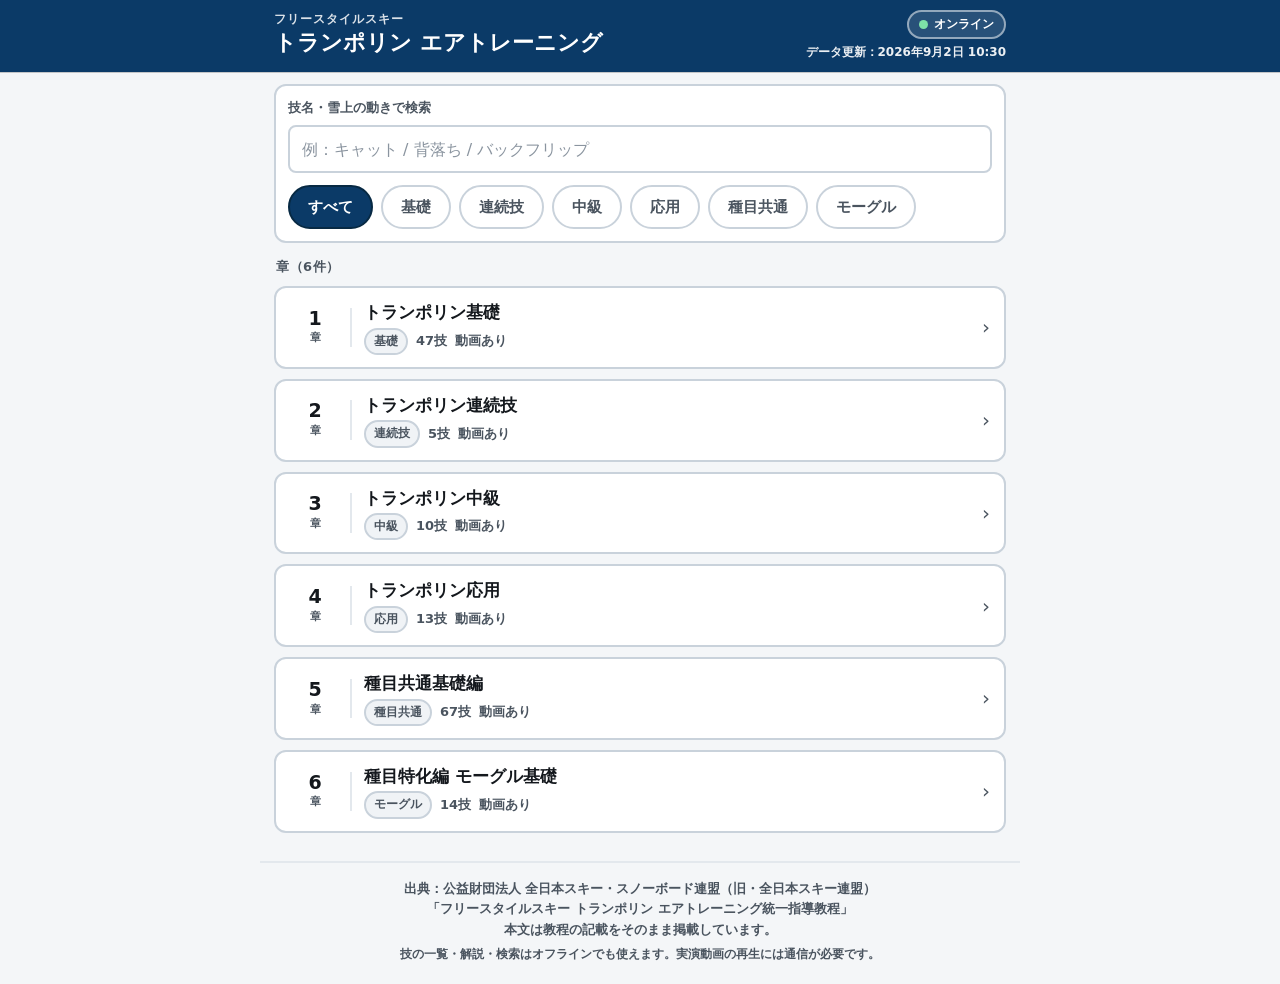
<file: index.html>
<!DOCTYPE html>
<html lang="ja">
<head>
<meta charset="utf-8">
<meta name="viewport" content="width=device-width, initial-scale=1, viewport-fit=cover">
<title>トランポリン エアトレーニング</title>
<meta name="description" content="公益財団法人 全日本スキー・スノーボード連盟「フリースタイルスキー トランポリン エアトレーニング統一指導教程」を、技ごとに引けるようにしたアプリです。">
<meta name="theme-color" content="#0b3a67">
<meta name="color-scheme" content="light">
<meta name="mobile-web-app-capable" content="yes">
<meta name="apple-mobile-web-app-capable" content="yes">
<meta name="apple-mobile-web-app-status-bar-style" content="default">
<meta name="apple-mobile-web-app-title" content="トランポリン">
<meta name="format-detection" content="telephone=no">
<link rel="manifest" href="./manifest.webmanifest">
<link rel="icon" href="./icons/icon.svg" type="image/svg+xml">
<link rel="apple-touch-icon" href="./icons/apple-touch-icon.png">
<link rel="stylesheet" href="./styles.css">
<script src="./app.js" defer></script>
</head>
<body>
<a class="skip-link" href="#main">本文へ移動</a>

<header class="app-header">
  <div class="app-header__inner">
    <div class="app-header__titles">
      <p class="app-header__eyebrow">フリースタイルスキー</p>
      <h1 class="app-header__title">トランポリン エアトレーニング</h1>
    </div>
    <div class="app-header__status">
      <span class="net-badge net-badge--online" id="net-badge" role="status">
        <span class="net-badge__dot" aria-hidden="true"></span><span id="net-badge-text">オンライン</span>
      </span>
      <p class="app-header__updated" id="data-updated">データ更新：読み込み中…</p>
    </div>
  </div>
</header>

<div id="notice-area" class="notice-area" aria-live="polite"></div>

<main id="main" class="main" tabindex="-1">

  <!-- ホーム（一覧） -->
  <section id="view-home" class="view" aria-label="章の一覧">
    <div class="search-block">
      <div class="search-field">
        <label class="search-field__label" for="search-input">技名・雪上の動きで検索</label>
        <div class="search-field__row">
          <input
            id="search-input"
            class="search-field__input"
            type="search"
            inputmode="search"
            enterkeyhint="search"
            autocomplete="off"
            autocorrect="off"
            autocapitalize="off"
            spellcheck="false"
            placeholder="例：キャット / 背落ち / バックフリップ">
          <button type="button" id="search-clear" class="search-field__clear" hidden>消す</button>
        </div>
      </div>

      <div class="chips" role="group" aria-label="カテゴリで絞り込み">
        <button type="button" class="chip is-active" data-category="all" aria-pressed="true">すべて</button>
        <button type="button" class="chip" data-category="基礎" aria-pressed="false">基礎</button>
        <button type="button" class="chip" data-category="連続技" aria-pressed="false">連続技</button>
        <button type="button" class="chip" data-category="中級" aria-pressed="false">中級</button>
        <button type="button" class="chip" data-category="応用" aria-pressed="false">応用</button>
        <button type="button" class="chip" data-category="種目共通" aria-pressed="false">種目共通</button>
        <button type="button" class="chip" data-category="モーグル" aria-pressed="false">モーグル</button>
      </div>
    </div>

    <div id="home-body" class="home-body">
      <p class="loading-note">教程を読み込んでいます…</p>
    </div>
  </section>

  <!-- 練習詳細 -->
  <section id="view-detail" class="view" aria-label="技の一覧" hidden></section>

</main>

<footer class="app-footer">
  <p>出典：公益財団法人 全日本スキー・スノーボード連盟（旧・全日本スキー連盟）<br>「フリースタイルスキー トランポリン エアトレーニング統一指導教程」<br>本文は教程の記載をそのまま掲載しています。</p>
  <p class="app-footer__small">技の一覧・解説・検索はオフラインでも使えます。実演動画の再生には通信が必要です。</p>
</footer>

<noscript>
  <p style="padding:16px;font-size:16px;">
    このアプリを使うにはJavaScriptを有効にしてください。
  </p>
</noscript>

</body>
</html>
</file>
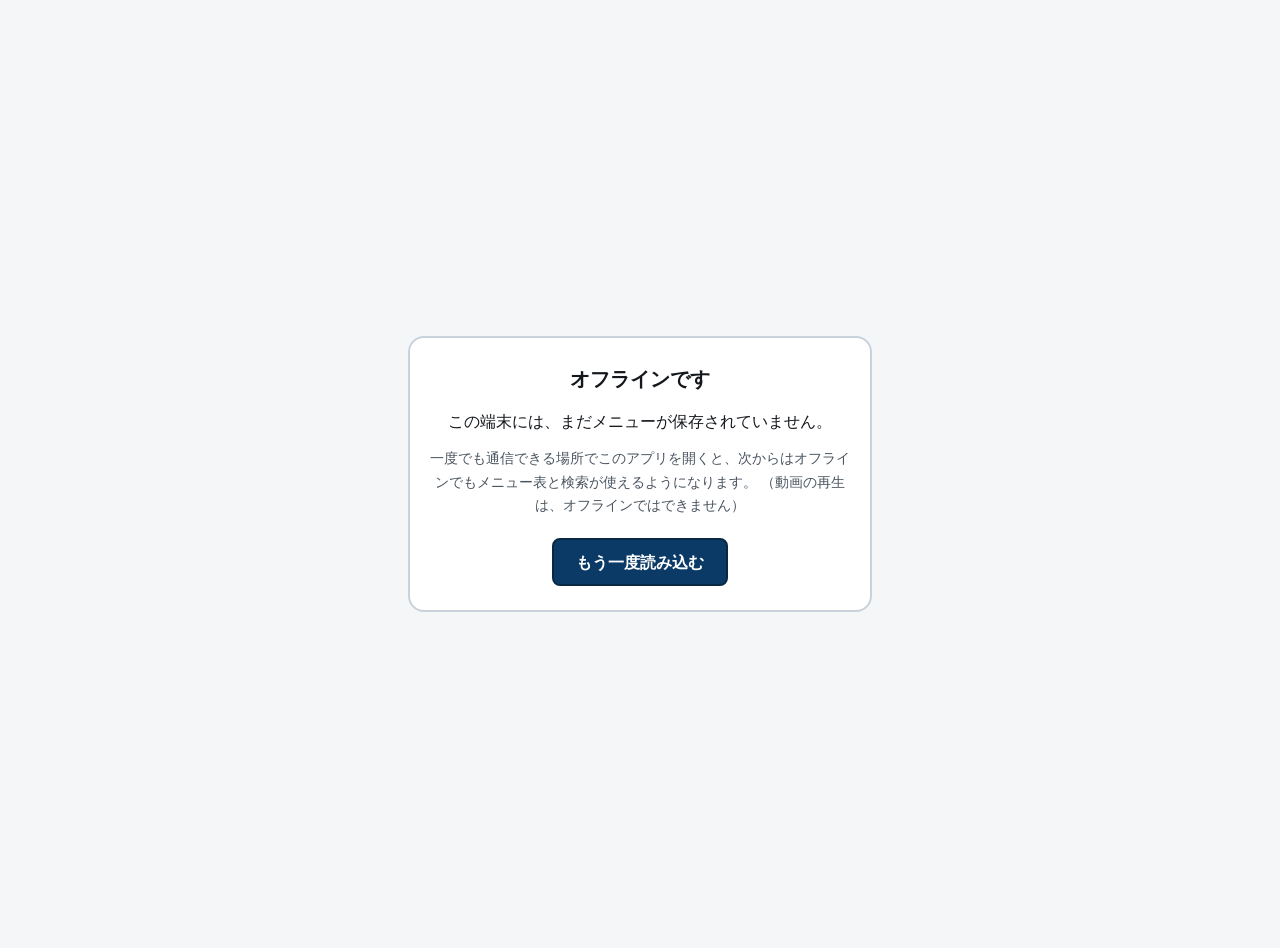
<file: offline.html>
<!DOCTYPE html>
<html lang="ja">
<head>
<meta charset="utf-8">
<meta name="viewport" content="width=device-width, initial-scale=1, viewport-fit=cover">
<title>オフライン｜NTトレーニングメニュー</title>
<meta name="theme-color" content="#0b3a67">
<meta name="color-scheme" content="light">
<style>
  :root { color-scheme: light; }
  body {
    margin: 0;
    min-height: 100dvh;
    display: flex;
    align-items: center;
    justify-content: center;
    padding: 24px;
    background: #f4f6f8;
    color: #14181d;
    font-family: -apple-system, BlinkMacSystemFont, "Hiragino Kaku Gothic ProN",
                 "Hiragino Sans", "Noto Sans JP", "Yu Gothic UI", Meiryo, system-ui, sans-serif;
    font-size: 16px;
    line-height: 1.7;
    font-weight: 500;
  }
  .box {
    max-width: 420px;
    background: #fff;
    border: 2px solid #c9d2db;
    border-radius: 16px;
    padding: 24px 20px;
    text-align: center;
  }
  h1 { font-size: 20px; margin: 0 0 12px; }
  p { margin: 0 0 12px; }
  .note { font-size: 14px; color: #4a545f; }
  button {
    font: inherit;
    font-weight: 700;
    min-height: 48px;
    padding: 0 22px;
    margin-top: 8px;
    border-radius: 8px;
    border: 2px solid #072943;
    background: #0b3a67;
    color: #fff;
    cursor: pointer;
  }
</style>
</head>
<body>
  <div class="box">
    <h1>オフラインです</h1>
    <p>この端末には、まだメニューが保存されていません。</p>
    <p class="note">
      一度でも通信できる場所でこのアプリを開くと、次からはオフラインでもメニュー表と検索が使えるようになります。
      （動画の再生は、オフラインではできません）
    </p>
    <button type="button" onclick="location.reload()">もう一度読み込む</button>
  </div>
</body>
</html>
</file>
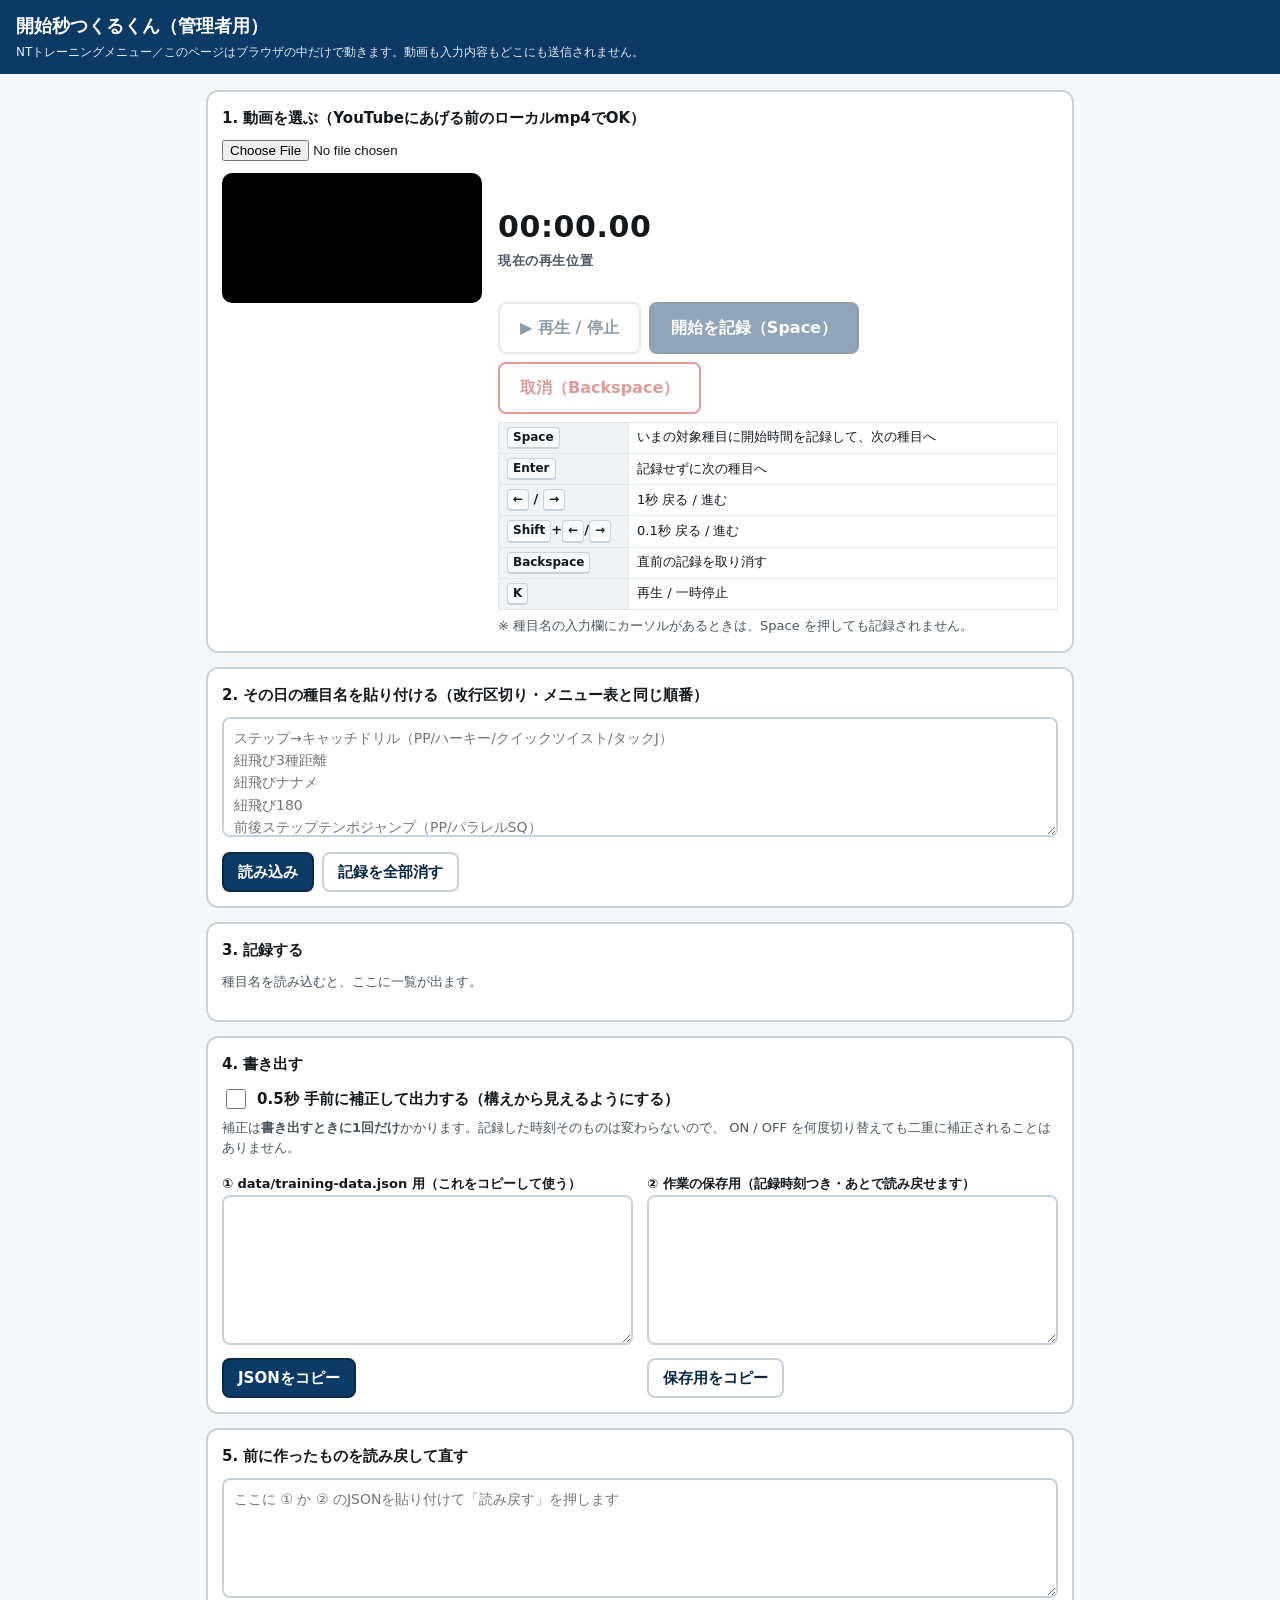
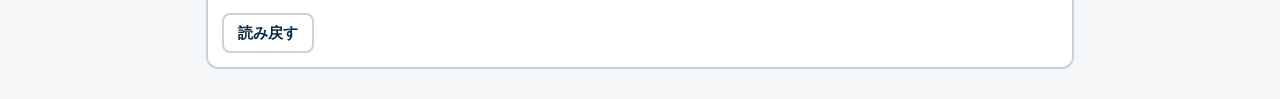
<file: admin/timestamp.html>
<!DOCTYPE html>
<html lang="ja">
<head>
<meta charset="utf-8">
<meta name="viewport" content="width=device-width, initial-scale=1">
<title>開始秒つくるくん｜NTトレーニングメニュー（管理者用）</title>
<meta name="robots" content="noindex, nofollow">
<meta name="color-scheme" content="light">
<style>
  :root {
    --navy: #0b3a67;
    --navy-dk: #072943;
    --red: #b3261e;
    --line: #c9d2db;
    --line-soft: #e3e8ed;
    --sub: #4a545f;
    color-scheme: light;
  }
  * { box-sizing: border-box; }
  body {
    margin: 0;
    background: #f4f6f8;
    color: #14181d;
    font-family: -apple-system, BlinkMacSystemFont, "Hiragino Kaku Gothic ProN",
                 "Hiragino Sans", "Noto Sans JP", "Yu Gothic UI", Meiryo, system-ui, sans-serif;
    font-size: 15px;
    line-height: 1.6;
    font-weight: 500;
  }
  header {
    background: var(--navy);
    color: #fff;
    padding: 12px 16px;
  }
  header h1 { font-size: 18px; margin: 0; }
  header p { margin: 2px 0 0; font-size: 12px; opacity: .9; }
  .wrap { max-width: 900px; margin: 0 auto; padding: 16px; }
  .card {
    background: #fff;
    border: 2px solid var(--line);
    border-radius: 12px;
    padding: 14px;
    margin-bottom: 14px;
  }
  h2 { font-size: 15px; margin: 0 0 10px; }
  .hint { font-size: 13px; color: var(--sub); margin: 6px 0 0; }
  label { font-weight: 700; font-size: 13px; }
  button {
    font: inherit; font-weight: 700; cursor: pointer;
    min-height: 40px; padding: 0 14px;
    border: 2px solid var(--line); border-radius: 8px;
    background: #fff; color: var(--navy-dk);
  }
  button.primary { background: var(--navy); border-color: var(--navy-dk); color: #fff; }
  button.danger  { background: #fff; border-color: var(--red); color: var(--red); }
  button.big { min-height: 52px; font-size: 16px; padding: 0 20px; }
  button:disabled { opacity: .45; cursor: not-allowed; }
  input[type="text"], textarea {
    font: inherit; width: 100%;
    border: 2px solid var(--line); border-radius: 8px;
    padding: 8px 10px; background: #fff; color: inherit;
  }
  textarea { min-height: 120px; resize: vertical; font-size: 14px; }
  textarea.out { min-height: 150px; font-family: ui-monospace, SFMono-Regular, Menlo, Consolas, monospace; font-size: 13px; }
  .row-flex { display: flex; gap: 8px; flex-wrap: wrap; align-items: center; }
  .stage { display: flex; gap: 16px; flex-wrap: wrap; align-items: flex-start; }
  video {
    width: 260px; max-width: 100%;
    background: #000; border-radius: 10px; display: block;
  }
  .stage__side { flex: 1 1 320px; min-width: 260px; }
  .clock {
    font-variant-numeric: tabular-nums;
    font-size: 30px; font-weight: 800; letter-spacing: .02em;
  }
  .clock small { font-size: 13px; font-weight: 600; color: var(--sub); display: block; }
  .keys { width: 100%; border-collapse: collapse; font-size: 13px; margin-top: 8px; }
  .keys th, .keys td { border: 1px solid var(--line-soft); padding: 4px 8px; text-align: left; }
  .keys th { background: #f0f3f6; width: 130px; white-space: nowrap; }
  kbd {
    display: inline-block; border: 1px solid var(--line); border-bottom-width: 2px;
    border-radius: 4px; padding: 0 5px; background: #f7f9fb; font-size: 12px;
    font-family: inherit; font-weight: 700;
  }
  ol.rows { list-style: none; margin: 0; padding: 0; }
  .r {
    display: flex; align-items: center; gap: 10px;
    border: 2px solid var(--line); border-radius: 10px;
    padding: 8px 10px; margin-bottom: 8px; background: #fff;
  }
  .r.is-active { border-color: var(--red); border-width: 3px; background: #fff8f7; }
  .r.is-done { background: #f6faf7; }
  .r__no {
    flex: none; width: 40px; min-height: 34px; padding: 0;
    font-size: 13px; border-radius: 6px;
  }
  .r.is-active .r__no { background: var(--red); border-color: var(--red); color: #fff; }
  .r__name { flex: 1 1 160px; min-width: 0; font-weight: 700; overflow-wrap: anywhere; }
  .r__times { flex: none; font-variant-numeric: tabular-nums; font-size: 13px; text-align: right; min-width: 172px; }
  .r__times .none { color: var(--sub); font-weight: 600; }
  .r__times b { font-size: 14px; }
  .r__acts { flex: none; display: flex; gap: 6px; }
  .r__acts button { min-height: 34px; padding: 0 10px; font-size: 13px; }
  .r__edit { flex: 1 1 100%; display: flex; gap: 6px; align-items: center; margin-top: 6px; }
  .r__edit input { max-width: 160px; }
  .alert {
    border: 2px solid var(--red); background: #fdecea; color: #7a1a14;
    border-radius: 8px; padding: 10px 12px; margin-bottom: 12px; font-weight: 600;
  }
  .alert[hidden] { display: none; }
  .ok { border-color: #1b6b3a; background: #eaf7ef; color: #14512b; }
  .status { font-size: 13px; color: var(--sub); margin-top: 8px; min-height: 1.4em; }
  .split { display: flex; gap: 14px; flex-wrap: wrap; }
  .split > div { flex: 1 1 320px; min-width: 260px; }
</style>
</head>
<body>

<header>
  <h1>開始秒つくるくん（管理者用）</h1>
  <p>NTトレーニングメニュー／このページはブラウザの中だけで動きます。動画も入力内容もどこにも送信されません。</p>
</header>

<div class="wrap">

  <div class="alert" id="alert" hidden role="alert"></div>

  <!-- 1. 動画 -->
  <section class="card">
    <h2>1. 動画を選ぶ（YouTubeにあげる前のローカルmp4でOK）</h2>
    <div class="row-flex">
      <input type="file" id="file" accept="video/*">
      <span id="file-name" class="hint"></span>
    </div>

    <div class="stage" style="margin-top:12px;">
      <video id="video" playsinline preload="metadata"></video>
      <div class="stage__side">
        <p class="clock"><span id="clock">00:00.00</span><small>現在の再生位置</small></p>

        <div class="row-flex" style="margin-top:10px;">
          <button type="button" id="btn-play" class="big" disabled>▶ 再生 / 停止</button>
          <button type="button" id="btn-record" class="big primary" disabled>開始を記録（Space）</button>
          <button type="button" id="btn-undo" class="big danger" disabled>取消（Backspace）</button>
        </div>

        <table class="keys">
          <tr><th><kbd>Space</kbd></th><td>いまの対象種目に開始時間を記録して、次の種目へ</td></tr>
          <tr><th><kbd>Enter</kbd></th><td>記録せずに次の種目へ</td></tr>
          <tr><th><kbd>←</kbd> / <kbd>→</kbd></th><td>1秒 戻る / 進む</td></tr>
          <tr><th><kbd>Shift</kbd>+<kbd>←</kbd>/<kbd>→</kbd></th><td>0.1秒 戻る / 進む</td></tr>
          <tr><th><kbd>Backspace</kbd></th><td>直前の記録を取り消す</td></tr>
          <tr><th><kbd>K</kbd></th><td>再生 / 一時停止</td></tr>
        </table>
        <p class="hint">※ 種目名の入力欄にカーソルがあるときは、Space を押しても記録されません。</p>
      </div>
    </div>
  </section>

  <!-- 2. 種目名 -->
  <section class="card">
    <h2>2. その日の種目名を貼り付ける（改行区切り・メニュー表と同じ順番）</h2>
    <textarea id="names" placeholder="ステップ→キャッチドリル（PP/ハーキー/クイックツイスト/タックJ）
紐飛び3種距離
紐飛びナナメ
紐飛び180
前後ステップテンポジャンプ（PP/パラレルSQ）"></textarea>
    <div class="row-flex" style="margin-top:8px;">
      <button type="button" id="btn-load" class="primary">読み込み</button>
      <button type="button" id="btn-reset">記録を全部消す</button>
      <span class="hint" id="load-hint"></span>
    </div>
  </section>

  <!-- 3. 記録 -->
  <section class="card">
    <h2>3. 記録する</h2>
    <ol class="rows" id="rows"></ol>
    <p class="status" id="status">種目名を読み込むと、ここに一覧が出ます。</p>
  </section>

  <!-- 4. 出力 -->
  <section class="card">
    <h2>4. 書き出す</h2>
    <label style="display:flex;align-items:center;gap:8px;font-size:15px;">
      <input type="checkbox" id="offset" style="width:20px;height:20px;">
      0.5秒 手前に補正して出力する（構えから見えるようにする）
    </label>
    <p class="hint">
      補正は<strong>書き出すときに1回だけ</strong>かかります。記録した時刻そのものは変わらないので、
      ON / OFF を何度切り替えても二重に補正されることはありません。
    </p>

    <div class="split" style="margin-top:12px;">
      <div>
        <label for="out-main">① data/training-data.json 用（これをコピーして使う）</label>
        <textarea id="out-main" class="out" readonly></textarea>
        <div class="row-flex" style="margin-top:6px;">
          <button type="button" id="btn-copy" class="primary">JSONをコピー</button>
          <span class="hint" id="copy-hint"></span>
        </div>
      </div>
      <div>
        <label for="out-raw">② 作業の保存用（記録時刻つき・あとで読み戻せます）</label>
        <textarea id="out-raw" class="out" readonly></textarea>
        <div class="row-flex" style="margin-top:6px;">
          <button type="button" id="btn-copy-raw">保存用をコピー</button>
        </div>
      </div>
    </div>
  </section>

  <!-- 5. 読み戻し -->
  <section class="card">
    <h2>5. 前に作ったものを読み戻して直す</h2>
    <textarea id="import" placeholder="ここに ① か ② のJSONを貼り付けて「読み戻す」を押します"></textarea>
    <div class="row-flex" style="margin-top:8px;">
      <button type="button" id="btn-import">読み戻す</button>
      <span class="hint" id="import-hint"></span>
    </div>
  </section>

</div>

<script>
'use strict';
(function () {

  var OFFSET_SECONDS = 0.5;
  var STORE_KEY = 'nt-timestamp-tool:draft';

  var els = {
    alert: document.getElementById('alert'),
    file: document.getElementById('file'),
    fileName: document.getElementById('file-name'),
    video: document.getElementById('video'),
    clock: document.getElementById('clock'),
    btnPlay: document.getElementById('btn-play'),
    btnRecord: document.getElementById('btn-record'),
    btnUndo: document.getElementById('btn-undo'),
    names: document.getElementById('names'),
    btnLoad: document.getElementById('btn-load'),
    btnReset: document.getElementById('btn-reset'),
    loadHint: document.getElementById('load-hint'),
    rows: document.getElementById('rows'),
    status: document.getElementById('status'),
    offset: document.getElementById('offset'),
    outMain: document.getElementById('out-main'),
    outRaw: document.getElementById('out-raw'),
    btnCopy: document.getElementById('btn-copy'),
    btnCopyRaw: document.getElementById('btn-copy-raw'),
    copyHint: document.getElementById('copy-hint'),
    importArea: document.getElementById('import'),
    btnImport: document.getElementById('btn-import'),
    importHint: document.getElementById('import-hint')
  };

  var rows = [];          // { name: string, rawStart: number|null }
  var activeIndex = 0;
  var history = [];       // 取消用 [{index, prevRaw, prevActive}]
  var objectUrl = null;
  var videoReady = false;
  var editingIndex = -1;

  /* ------------------------------------------------------------ 表示 */

  function showAlert(text, isOk) {
    els.alert.textContent = text;
    els.alert.hidden = !text;
    els.alert.classList.toggle('ok', !!isOk);
  }

  function fmt(sec) {
    if (typeof sec !== 'number' || !isFinite(sec) || sec < 0) return '--:--.--';
    var m = Math.floor(sec / 60);
    var s = sec - m * 60;
    var ss = s.toFixed(2);
    if (s < 10) ss = '0' + ss;
    return (m < 10 ? '0' + m : String(m)) + ':' + ss;
  }

  /** 「12.3」「0:12.3」「00:12.30」を秒に変換。だめなら null */
  function parseTime(text) {
    if (typeof text !== 'string') return null;
    var t = text.trim();
    if (!t) return null;
    var m = /^(\d+):(\d{1,2}(?:\.\d+)?)$/.exec(t);
    if (m) {
      var sec = Number(m[1]) * 60 + Number(m[2]);
      return isFinite(sec) && sec >= 0 ? sec : null;
    }
    if (/^\d+(\.\d+)?$/.test(t)) {
      var v = Number(t);
      return isFinite(v) && v >= 0 ? v : null;
    }
    return null;
  }

  /** 補正は出力時に1回だけ。0秒未満にはしない。 */
  function getExportStart(rawStart, offsetEnabled) {
    return Math.max(0, rawStart - (offsetEnabled ? OFFSET_SECONDS : 0));
  }

  function round1(v) { return Math.round(v * 10) / 10; }

  /* ------------------------------------------------------- 動画の読み込み */

  els.file.addEventListener('change', function () {
    var file = els.file.files && els.file.files[0];
    if (!file) return;
    loadVideoFile(file);
  });

  function loadVideoFile(file) {
    showAlert('');
    videoReady = false;

    // 前の動画を完全に止めてから Object URL を解放する
    try { els.video.pause(); } catch (e) { /* noop */ }
    els.video.removeAttribute('src');
    try { els.video.load(); } catch (e) { /* noop */ }
    if (objectUrl) { URL.revokeObjectURL(objectUrl); objectUrl = null; }

    objectUrl = URL.createObjectURL(file);
    els.video.src = objectUrl;
    try { els.video.load(); } catch (e) { /* noop */ }

    els.fileName.textContent = file.name;
    updateButtons();
  }

  els.video.addEventListener('loadedmetadata', function () {
    videoReady = true;
    showAlert('');
    updateButtons();
    updateClock();
  });

  els.video.addEventListener('error', function () {
    videoReady = false;
    updateButtons();
    showAlert('この動画形式はブラウザで再生できません。H.264/AAC の MP4 へ変換してください。');
  });

  window.addEventListener('beforeunload', function () {
    if (objectUrl) URL.revokeObjectURL(objectUrl);
  });

  /* --------------------------------------------------------- 時計表示 */

  function updateClock() {
    els.clock.textContent = videoReady ? fmt(els.video.currentTime) : '00:00.00';
  }

  (function tick() {
    updateClock();
    window.requestAnimationFrame(tick);
  })();

  /* ------------------------------------------------------------ 操作 */

  function isRecordMode() {
    return videoReady && rows.length > 0 && activeIndex >= 0 && activeIndex < rows.length;
  }

  function togglePlay() {
    if (!videoReady) return;
    if (els.video.paused) {
      var p = els.video.play();
      if (p && typeof p.catch === 'function') {
        p.catch(function () {
          showAlert('再生を開始できませんでした。画面を一度クリックしてからもう一度お試しください。');
        });
      }
    } else {
      els.video.pause();
    }
  }

  function nudge(delta) {
    if (!videoReady) return;
    var d = els.video.duration;
    var t = els.video.currentTime + delta;
    if (!isFinite(d) || d <= 0) d = Number.MAX_VALUE;
    els.video.currentTime = Math.max(0, Math.min(d, t));
  }

  function recordCurrent() {
    if (!isRecordMode()) return;
    var i = activeIndex;
    history.push({ index: i, prevRaw: rows[i].rawStart, prevActive: activeIndex });
    rows[i].rawStart = els.video.currentTime;
    activeIndex = Math.min(rows.length, i + 1);
    renderRows();
    saveDraft();
  }

  function undoRecord() {
    var last = history.pop();
    if (!last) return;
    rows[last.index].rawStart = last.prevRaw;
    activeIndex = last.prevActive;
    renderRows();
    saveDraft();
  }

  function skipNext() {
    if (rows.length === 0) return;
    activeIndex = Math.min(rows.length, activeIndex + 1);
    renderRows();
  }

  els.btnPlay.addEventListener('click', togglePlay);
  els.btnRecord.addEventListener('click', recordCurrent);
  els.btnUndo.addEventListener('click', undoRecord);

  /* ------------------------------------------------------ キーボード */

  document.addEventListener('keydown', function (e) {
    var t = e.target;
    var tag = (t && t.tagName) ? t.tagName.toLowerCase() : '';
    var inField = tag === 'input' || tag === 'textarea' || tag === 'select' ||
                  (t && t.isContentEditable === true);
    var onButton = tag === 'button';

    // Space：入力欄・ボタンにフォーカスがあるときは何もしない
    if (e.code === 'Space' || e.key === ' ' || e.key === 'Spacebar') {
      if (inField || onButton) return;
      if (e.repeat) { e.preventDefault(); return; }   // 長押しで連続記録しない
      if (!isRecordMode()) return;                    // メタデータ読み込み前は記録しない
      e.preventDefault();                             // 記録モード中だけスクロールを止める
      recordCurrent();
      return;
    }

    if (inField) return;

    if (e.key === 'Enter') { e.preventDefault(); skipNext(); return; }

    if (e.key === 'ArrowLeft')  { e.preventDefault(); nudge(e.shiftKey ? -0.1 : -1); return; }
    if (e.key === 'ArrowRight') { e.preventDefault(); nudge(e.shiftKey ?  0.1 :  1); return; }

    if (e.key === 'Backspace') { e.preventDefault(); undoRecord(); return; }

    if (e.key === 'k' || e.key === 'K') { e.preventDefault(); togglePlay(); return; }
  });

  /* -------------------------------------------------------- 種目リスト */

  els.btnLoad.addEventListener('click', function () {
    var names = els.names.value.split('\n')
      .map(function (s) { return s.trim(); })
      .filter(function (s) { return s !== ''; });

    if (names.length === 0) {
      els.loadHint.textContent = '種目名が1件も見つかりません。';
      return;
    }

    // 既存の記録は、同じ位置・同じ名前なら引き継ぐ
    var next = names.map(function (name, i) {
      var keep = (rows[i] && rows[i].name === name) ? rows[i].rawStart : null;
      return { name: name, rawStart: keep };
    });

    rows = next;
    activeIndex = 0;
    history = [];
    editingIndex = -1;
    els.loadHint.textContent = names.length + '種目を読み込みました。';
    renderRows();
    saveDraft();
  });

  els.btnReset.addEventListener('click', function () {
    if (rows.length === 0) return;
    rows.forEach(function (r) { r.rawStart = null; });
    activeIndex = 0;
    history = [];
    renderRows();
    saveDraft();
  });

  function renderRows() {
    while (els.rows.firstChild) els.rows.removeChild(els.rows.firstChild);

    rows.forEach(function (row, i) {
      var li = document.createElement('li');
      li.className = 'r' + (i === activeIndex ? ' is-active' : '') +
                     (row.rawStart !== null ? ' is-done' : '');

      var no = document.createElement('button');
      no.type = 'button';
      no.className = 'r__no';
      no.textContent = (i === activeIndex ? '▶' : '') + (i + 1);
      no.title = 'この種目を対象にする';
      no.addEventListener('click', function () { activeIndex = i; renderRows(); });
      li.appendChild(no);

      var name = document.createElement('span');
      name.className = 'r__name';
      name.textContent = row.name;
      li.appendChild(name);

      var times = document.createElement('span');
      times.className = 'r__times';
      if (row.rawStart === null) {
        var none = document.createElement('span');
        none.className = 'none';
        none.textContent = '未記録';
        times.appendChild(none);
      } else {
        var exp = round1(getExportStart(row.rawStart, els.offset.checked));
        var b = document.createElement('b');
        b.textContent = '記録 ' + fmt(row.rawStart) + ' → 出力 ' + fmt(exp);
        times.appendChild(b);
      }
      li.appendChild(times);

      var acts = document.createElement('span');
      acts.className = 'r__acts';

      var playBtn = document.createElement('button');
      playBtn.type = 'button';
      playBtn.textContent = '再生';
      playBtn.disabled = !videoReady || row.rawStart === null;
      playBtn.addEventListener('click', function () {
        if (!videoReady || row.rawStart === null) return;
        els.video.currentTime = getExportStart(row.rawStart, els.offset.checked);
        var p = els.video.play();
        if (p && typeof p.catch === 'function') p.catch(function () { /* noop */ });
      });
      acts.appendChild(playBtn);

      var editBtn = document.createElement('button');
      editBtn.type = 'button';
      editBtn.textContent = '修正';
      editBtn.addEventListener('click', function () {
        editingIndex = (editingIndex === i) ? -1 : i;
        renderRows();
      });
      acts.appendChild(editBtn);

      li.appendChild(acts);

      if (editingIndex === i) {
        var edit = document.createElement('span');
        edit.className = 'r__edit';

        var label = document.createElement('span');
        label.className = 'hint';
        label.textContent = '記録時刻（秒 または 0:12.3）：';
        edit.appendChild(label);

        var input = document.createElement('input');
        input.type = 'text';
        input.value = row.rawStart === null ? '' : String(round1(row.rawStart));
        input.setAttribute('inputmode', 'decimal');
        edit.appendChild(input);

        var save = document.createElement('button');
        save.type = 'button';
        save.className = 'primary';
        save.textContent = '保存';
        save.addEventListener('click', function () {
          var v = parseTime(input.value);
          if (v === null && input.value.trim() !== '') {
            showAlert('時間の形式が読み取れません。「12.3」または「0:12.3」の形で入力してください。');
            return;
          }
          history.push({ index: i, prevRaw: row.rawStart, prevActive: activeIndex });
          row.rawStart = (input.value.trim() === '') ? null : v;
          editingIndex = -1;
          showAlert('');
          renderRows();
          saveDraft();
        });
        edit.appendChild(save);

        var nowBtn = document.createElement('button');
        nowBtn.type = 'button';
        nowBtn.textContent = 'いまの位置を入れる';
        nowBtn.disabled = !videoReady;
        nowBtn.addEventListener('click', function () {
          input.value = String(round1(els.video.currentTime));
        });
        edit.appendChild(nowBtn);

        var cancel = document.createElement('button');
        cancel.type = 'button';
        cancel.textContent = 'やめる';
        cancel.addEventListener('click', function () { editingIndex = -1; renderRows(); });
        edit.appendChild(cancel);

        li.appendChild(edit);
      }

      els.rows.appendChild(li);
    });

    var done = rows.filter(function (r) { return r.rawStart !== null; }).length;
    if (rows.length === 0) {
      els.status.textContent = '種目名を読み込むと、ここに一覧が出ます。';
    } else if (activeIndex >= rows.length) {
      els.status.textContent = '全' + rows.length + '種目のうち ' + done + '種目を記録しました。すべて記録済みです。';
    } else {
      els.status.textContent = '全' + rows.length + '種目のうち ' + done + '種目を記録しました。' +
        'いまの対象：' + (activeIndex + 1) + '「' + rows[activeIndex].name + '」';
    }

    updateButtons();
    renderOutput();
  }

  function updateButtons() {
    els.btnPlay.disabled = !videoReady;
    els.btnRecord.disabled = !isRecordMode();
    els.btnUndo.disabled = history.length === 0;
  }

  /* ------------------------------------------------------------ 出力 */

  els.offset.addEventListener('change', function () { renderRows(); });

  function renderOutput() {
    var offsetOn = els.offset.checked;

    var main = rows.map(function (row, i) {
      return {
        no: i + 1,
        name: row.name,
        start: row.rawStart === null ? null : round1(getExportStart(row.rawStart, offsetOn))
      };
    });

    var raw = {
      tool: 'nt-timestamp-tool',
      offsetApplied: offsetOn ? OFFSET_SECONDS : 0,
      exercises: rows.map(function (row, i) {
        return {
          no: i + 1,
          name: row.name,
          rawStart: row.rawStart === null ? null : round1(row.rawStart),
          start: row.rawStart === null ? null : round1(getExportStart(row.rawStart, offsetOn))
        };
      })
    };

    els.outMain.value = rows.length ? JSON.stringify(main, null, 2) : '';
    els.outRaw.value = rows.length ? JSON.stringify(raw, null, 2) : '';
  }

  function copyText(text, hintEl) {
    if (!text) { hintEl.textContent = 'コピーする内容がありません。'; return; }
    function fallback() {
      var ta = document.createElement('textarea');
      ta.value = text;
      ta.style.position = 'fixed';
      ta.style.opacity = '0';
      document.body.appendChild(ta);
      ta.select();
      var ok = false;
      try { ok = document.execCommand('copy'); } catch (e) { ok = false; }
      document.body.removeChild(ta);
      hintEl.textContent = ok ? 'コピーしました。' : '自動コピーできませんでした。手で選択してコピーしてください。';
    }
    if (navigator.clipboard && navigator.clipboard.writeText) {
      navigator.clipboard.writeText(text).then(function () {
        hintEl.textContent = 'コピーしました。';
      }).catch(fallback);
    } else {
      fallback();
    }
  }

  els.btnCopy.addEventListener('click', function () { copyText(els.outMain.value, els.copyHint); });
  els.btnCopyRaw.addEventListener('click', function () { copyText(els.outRaw.value, els.copyHint); });

  /* ---------------------------------------------------------- 読み戻し */

  els.btnImport.addEventListener('click', function () {
    var text = els.importArea.value.trim();
    if (!text) { els.importHint.textContent = 'JSONを貼り付けてください。'; return; }

    var data;
    try { data = JSON.parse(text); }
    catch (err) {
      els.importHint.textContent = 'JSONとして読めません。かっこやカンマを確認してください。';
      return;
    }

    var list = Array.isArray(data) ? data
      : (data && Array.isArray(data.exercises) ? data.exercises : null);
    if (!list) { els.importHint.textContent = 'exercises の配列が見つかりません。'; return; }

    var usedRaw = false;
    var next = [];
    list.forEach(function (item, i) {
      if (!item || typeof item !== 'object') return;
      var name = typeof item.name === 'string' ? item.name : ('種目' + (i + 1));
      var value = null;
      if (typeof item.rawStart === 'number' && isFinite(item.rawStart) && item.rawStart >= 0) {
        value = item.rawStart;         // 記録時刻がそのまま残っている＝二重補正の心配なし
        usedRaw = true;
      } else if (typeof item.start === 'number' && isFinite(item.start) && item.start >= 0) {
        value = item.start;
      }
      next.push({ name: name, rawStart: value });
    });

    if (next.length === 0) { els.importHint.textContent = '読み込める種目がありませんでした。'; return; }

    rows = next;
    activeIndex = 0;
    history = [];
    editingIndex = -1;
    els.names.value = rows.map(function (r) { return r.name; }).join('\n');

    if (!usedRaw) {
      // 補正後の値しかない → もう一度補正すると二重になるので、必ずOFFにして読み込む
      els.offset.checked = false;
      els.importHint.textContent = next.length + '種目を読み戻しました。' +
        '（補正後の値として読み込んだため、二重補正を防ぐために補正チェックはOFFにしました）';
    } else {
      els.offset.checked = (data && Number(data.offsetApplied) > 0);
      els.importHint.textContent = next.length + '種目を読み戻しました。記録時刻はそのままです。';
    }

    renderRows();
    saveDraft();
  });

  /* ------------------------------------------------------ 下書きの保存 */

  function saveDraft() {
    try {
      window.localStorage.setItem(STORE_KEY, JSON.stringify({
        rows: rows, offset: els.offset.checked
      }));
    } catch (e) { /* 保存できなくても動作に影響なし */ }
  }

  function loadDraft() {
    try {
      var text = window.localStorage.getItem(STORE_KEY);
      if (!text) return;
      var data = JSON.parse(text);
      if (!data || !Array.isArray(data.rows) || data.rows.length === 0) return;
      rows = data.rows.map(function (r) {
        return {
          name: typeof r.name === 'string' ? r.name : '',
          rawStart: (typeof r.rawStart === 'number' && isFinite(r.rawStart) && r.rawStart >= 0)
            ? r.rawStart : null
        };
      }).filter(function (r) { return r.name !== ''; });
      els.offset.checked = !!data.offset;
      els.names.value = rows.map(function (r) { return r.name; }).join('\n');
      els.loadHint.textContent = '前回の作業内容を復元しました。';
    } catch (e) { /* noop */ }
  }

  /* ------------------------------------------------------------ 起動 */

  loadDraft();
  renderRows();

})();
</script>
</body>
</html>
</file>
<file: styles.css>
@charset "UTF-8";

/* =========================================================
   NTトレーニングメニュー
   明るいジム・屋外でも読める高コントラストの白背景を基本にする。
   外部Webフォントは使わない（システムフォントのみ）。
   ========================================================= */

:root {
  --c-bg:        #f4f6f8;
  --c-surface:   #ffffff;
  --c-text:      #14181d;
  --c-text-sub:  #4a545f;
  --c-line:      #c9d2db;
  --c-line-soft: #e3e8ed;
  --c-brand:     #0b3a67;
  --c-brand-dk:  #072943;
  --c-accent:    #b3261e;
  --c-accent-dk: #8c1c16;
  --c-ok:        #1b6b3a;
  --c-warn-bg:   #fff4e0;
  --c-warn-line: #d98d16;
  --c-err-bg:    #fdecea;
  --c-err-line:  #b3261e;
  --c-focus:     #0b6ed8;

  --r-sm: 8px;
  --r-md: 12px;
  --r-lg: 16px;

  --tap: 48px;

  --safe-b: env(safe-area-inset-bottom, 0px);
  --safe-l: env(safe-area-inset-left, 0px);
  --safe-r: env(safe-area-inset-right, 0px);

  color-scheme: light;
}

* { box-sizing: border-box; }

html {
  -webkit-text-size-adjust: 100%;
  text-size-adjust: 100%;
}

body {
  margin: 0;
  min-height: 100vh;
  min-height: 100dvh;
  background: var(--c-bg);
  color: var(--c-text);
  font-family: -apple-system, BlinkMacSystemFont, "Hiragino Kaku Gothic ProN",
               "Hiragino Sans", "Noto Sans JP", "Yu Gothic UI", "Yu Gothic",
               Meiryo, system-ui, sans-serif;
  font-size: 16px;
  line-height: 1.6;
  font-weight: 500;
  overflow-x: hidden;
  overscroll-behavior-y: none;
  -webkit-font-smoothing: antialiased;
}

h1, h2, h3, p, ul, ol, figure { margin: 0; }
ul, ol { list-style: none; padding: 0; }

button {
  font: inherit;
  color: inherit;
  font-weight: 700;
  cursor: pointer;
  touch-action: manipulation;
  -webkit-tap-highlight-color: transparent;
}

a { color: var(--c-brand); }

:focus-visible {
  outline: 3px solid var(--c-focus);
  outline-offset: 2px;
}

.skip-link {
  position: absolute;
  left: -9999px;
  top: 0;
  z-index: 100;
  background: var(--c-brand);
  color: #fff;
  padding: 12px 16px;
  border-radius: 0 0 var(--r-sm) 0;
  text-decoration: none;
}
.skip-link:focus { left: 0; }

.visually-hidden {
  position: absolute !important;
  width: 1px; height: 1px;
  margin: -1px; padding: 0; border: 0;
  clip: rect(0 0 0 0);
  clip-path: inset(50%);
  overflow: hidden;
  white-space: nowrap;
}

/* ---------- ヘッダー ---------- */

.app-header {
  background: var(--c-brand);
  color: #fff;
  padding: calc(env(safe-area-inset-top, 0px) + 10px) 0 10px;
  box-shadow: 0 1px 0 rgba(0, 0, 0, .2);
}

.app-header__inner {
  max-width: 760px;
  margin: 0 auto;
  padding: 0 calc(14px + var(--safe-l)) 0 calc(14px + var(--safe-r));
  display: flex;
  align-items: flex-start;
  justify-content: space-between;
  gap: 12px;
  flex-wrap: wrap;
}

.app-header__eyebrow {
  font-size: 12px;
  letter-spacing: .08em;
  opacity: .85;
  font-weight: 700;
}

.app-header__title {
  font-size: 20px;
  font-weight: 800;
  line-height: 1.25;
}

.app-header__status {
  text-align: right;
  display: flex;
  flex-direction: column;
  align-items: flex-end;
  gap: 4px;
}

.app-header__updated {
  font-size: 12px;
  opacity: .92;
  font-weight: 600;
}

.net-badge {
  display: inline-flex;
  align-items: center;
  gap: 6px;
  font-size: 12px;
  font-weight: 700;
  padding: 3px 10px;
  border-radius: 999px;
  border: 2px solid rgba(255, 255, 255, .5);
  background: rgba(255, 255, 255, .12);
  white-space: nowrap;
}
.net-badge__dot {
  width: 9px; height: 9px;
  border-radius: 50%;
  background: #7ee2a8;
  flex: none;
}
.net-badge--offline {
  background: #fff;
  color: var(--c-accent-dk);
  border-color: #fff;
}
.net-badge--offline .net-badge__dot { background: var(--c-accent); }

/* ---------- お知らせ帯 ---------- */

.notice-area {
  max-width: 760px;
  margin: 0 auto;
  padding: 0 calc(14px + var(--safe-l)) 0 calc(14px + var(--safe-r));
}
.notice-area:not(:empty) { padding-top: 10px; }

.notice {
  border: 2px solid var(--c-line);
  border-left-width: 8px;
  background: var(--c-surface);
  border-radius: var(--r-sm);
  padding: 12px 14px;
  margin-bottom: 10px;
  font-size: 15px;
  display: flex;
  flex-wrap: wrap;
  align-items: center;
  gap: 10px;
}
.notice__text { flex: 1 1 200px; min-width: 0; }
.notice__title { font-weight: 800; display: block; }
.notice--warn  { background: var(--c-warn-bg); border-color: var(--c-warn-line); }
.notice--error { background: var(--c-err-bg);  border-color: var(--c-err-line); }
.notice--info  { background: #eaf2fb;          border-color: var(--c-brand); }

.notice__btn {
  min-height: var(--tap);
  padding: 0 18px;
  border-radius: var(--r-sm);
  border: 2px solid var(--c-brand-dk);
  background: var(--c-brand);
  color: #fff;
}
.notice__btn--ghost {
  background: #fff;
  color: var(--c-brand-dk);
}

/* ---------- レイアウト ---------- */

.main {
  max-width: 760px;
  margin: 0 auto;
  padding: 12px calc(14px + var(--safe-l)) 28px calc(14px + var(--safe-r));
}
.main:focus { outline: none; }

.view[hidden] { display: none; }

/* ---------- 検索・チップ ---------- */

.search-block {
  background: var(--c-surface);
  border: 2px solid var(--c-line);
  border-radius: var(--r-md);
  padding: 12px;
  margin-bottom: 14px;
}

.search-field__label {
  display: block;
  font-size: 13px;
  font-weight: 700;
  color: var(--c-text-sub);
  margin-bottom: 6px;
}

.search-field__row { display: flex; gap: 8px; }

.search-field__input {
  flex: 1 1 auto;
  min-width: 0;
  min-height: var(--tap);
  font-size: 16px; /* iOSの自動ズーム防止のため16px以上 */
  font-family: inherit;
  font-weight: 600;
  padding: 8px 12px;
  border: 2px solid var(--c-line);
  border-radius: var(--r-sm);
  background: #fff;
  color: var(--c-text);
}
.search-field__input::placeholder { color: #8a949f; font-weight: 500; }

.search-field__clear {
  flex: none;
  min-height: var(--tap);
  min-width: 64px;
  border: 2px solid var(--c-line);
  border-radius: var(--r-sm);
  background: #eef1f4;
}

.chips {
  display: flex;
  gap: 8px;
  margin-top: 12px;
  flex-wrap: wrap;
}

.chip {
  min-height: 44px;
  padding: 0 18px;
  border-radius: 999px;
  border: 2px solid var(--c-line);
  background: #fff;
  color: var(--c-text-sub);
  font-size: 15px;
}
.chip.is-active {
  background: var(--c-brand);
  border-color: var(--c-brand-dk);
  color: #fff;
}

/* ---------- 一覧 ---------- */

.section-label {
  font-size: 13px;
  font-weight: 800;
  color: var(--c-text-sub);
  letter-spacing: .04em;
  margin: 4px 2px 8px;
}

.session-list { display: flex; flex-direction: column; gap: 10px; }

.session-card {
  display: flex;
  align-items: center;
  gap: 12px;
  min-height: 72px;
  padding: 12px 14px;
  background: var(--c-surface);
  border: 2px solid var(--c-line);
  border-radius: var(--r-md);
  text-decoration: none;
  color: var(--c-text);
}
.session-card:active { background: #eef3f8; }

.session-card--latest {
  border-color: var(--c-brand);
  border-width: 3px;
  box-shadow: 0 2px 0 rgba(11, 58, 103, .18);
}

.session-card__date {
  flex: none;
  width: 62px;
  text-align: center;
  border-right: 2px solid var(--c-line-soft);
  padding-right: 10px;
}
.session-card__md { display: block; font-size: 19px; font-weight: 800; line-height: 1.15; }
.session-card__yw { display: block; font-size: 11px; color: var(--c-text-sub); font-weight: 700; }

.session-card__body { flex: 1 1 auto; min-width: 0; }
.session-card__title {
  font-size: 17px;
  font-weight: 800;
  line-height: 1.35;
  overflow-wrap: anywhere;
}
.session-card__meta {
  font-size: 13px;
  color: var(--c-text-sub);
  font-weight: 600;
  margin-top: 2px;
  display: flex;
  align-items: center;
  gap: 8px;
  flex-wrap: wrap;
}

.session-card__chev { flex: none; font-size: 20px; color: var(--c-text-sub); }

.badge {
  display: inline-block;
  font-size: 12px;
  font-weight: 800;
  padding: 2px 8px;
  border-radius: 999px;
  border: 2px solid var(--c-line);
  background: #f0f3f6;
  color: var(--c-text-sub);
  white-space: nowrap;
}
.badge--agipla { border-color: #1b5e8c; color: #10476b; background: #e7f1f8; }
.badge--core   { border-color: #7a4a12; color: #6b3f0d; background: #fbf1e2; }
.badge--latest { border-color: var(--c-accent); color: #fff; background: var(--c-accent); }

.empty-state {
  background: var(--c-surface);
  border: 2px dashed var(--c-line);
  border-radius: var(--r-md);
  padding: 24px 16px;
  text-align: center;
  color: var(--c-text-sub);
  font-weight: 600;
}
.empty-state strong { display: block; color: var(--c-text); font-size: 17px; margin-bottom: 6px; }

.loading-note {
  padding: 24px 8px;
  text-align: center;
  color: var(--c-text-sub);
  font-weight: 700;
}

/* ---------- 検索結果 ---------- */

.result-count {
  font-size: 14px;
  font-weight: 700;
  color: var(--c-text-sub);
  margin: 2px 2px 10px;
}

.result-list { display: flex; flex-direction: column; gap: 10px; }

.result-item {
  background: var(--c-surface);
  border: 2px solid var(--c-line);
  border-radius: var(--r-md);
  display: flex;
  align-items: stretch;
  overflow: hidden;
}

.result-item__main {
  flex: 1 1 auto;
  min-width: 0;
  min-height: 64px;
  text-align: left;
  background: none;
  border: 0;
  padding: 10px 12px;
  display: flex;
  flex-direction: column;
  justify-content: center;
  gap: 3px;
}
.result-item__main:active { background: #eef3f8; }

.result-item__name { font-size: 17px; font-weight: 800; overflow-wrap: anywhere; }
.result-item__pres { font-size: 15px; color: var(--c-text); font-weight: 600; overflow-wrap: anywhere; }
.result-item__meta { font-size: 12px; color: var(--c-text-sub); font-weight: 700; display: flex; gap: 8px; flex-wrap: wrap; align-items: center; }

/* ---------- 詳細 ---------- */

.detail-head {
  background: var(--c-surface);
  border: 2px solid var(--c-line);
  border-radius: var(--r-md);
  padding: 12px 14px;
  margin-bottom: 12px;
}
.detail-head__row { display: flex; align-items: center; gap: 10px; flex-wrap: wrap; }
.detail-head__title { font-size: 21px; font-weight: 800; line-height: 1.3; overflow-wrap: anywhere; }
.detail-head__date { font-size: 14px; color: var(--c-text-sub); font-weight: 700; margin-top: 2px; }

.back-btn {
  display: inline-flex;
  align-items: center;
  gap: 6px;
  min-height: var(--tap);
  padding: 0 16px;
  margin-bottom: 12px;
  border: 2px solid var(--c-line);
  border-radius: var(--r-sm);
  background: var(--c-surface);
  color: var(--c-brand-dk);
}
.back-btn--bottom { margin: 18px 0 0; width: 100%; justify-content: center; }

/* 動画エリア */

.video-area {
  background: var(--c-surface);
  border: 2px solid var(--c-line);
  border-radius: var(--r-md);
  padding: 12px;
  margin-bottom: 16px;
  scroll-margin-top: 12px;
}

.video-frame {
  position: relative;
  margin: 0 auto;
  /* 9:16 の縦動画。高さ基準で確保することでレイアウトシフトを防ぐ */
  aspect-ratio: 9 / 16;
  height: 240px;
  width: auto;
  max-width: 100%;
  border-radius: var(--r-md);
  overflow: hidden;
  background: var(--c-brand-dk);
}
.video-area.is-expanded .video-frame {
  height: 460px;
  height: min(58svh, 460px);
}
@media (prefers-reduced-motion: no-preference) {
  .video-frame { transition: height .18s ease-out; }
}

.video-frame iframe,
.video-frame .player-mount,
.video-frame .player-mount > * {
  width: 100%;
  height: 100%;
  border: 0;
  display: block;
}

/* CSSだけで描くプレースホルダー（YouTubeサムネイルは使わない） */
.video-placeholder {
  position: absolute;
  inset: 0;
  width: 100%;
  height: 100%;
  border: 0;
  padding: 14px 10px;
  display: flex;
  flex-direction: column;
  align-items: center;
  justify-content: space-between;
  text-align: center;
  color: #fff;
  background:
    radial-gradient(120% 70% at 50% 0%, #17507f 0%, rgba(23, 80, 127, 0) 60%),
    linear-gradient(180deg, #0b3a67 0%, #072943 100%);
}
.video-placeholder__top { font-size: 15px; font-weight: 800; line-height: 1.35; }
.video-placeholder__cat {
  font-size: 12px;
  font-weight: 700;
  margin-top: 4px;
  display: inline-block;
  padding: 2px 10px;
  border-radius: 999px;
  border: 2px solid rgba(255, 255, 255, .55);
}
.video-placeholder__icon {
  width: 62px; height: 62px;
  border-radius: 50%;
  background: rgba(255, 255, 255, .95);
  color: var(--c-brand-dk);
  display: flex;
  align-items: center;
  justify-content: center;
  font-size: 26px;
  line-height: 1;
}
.video-placeholder__label {
  font-size: 15px;
  font-weight: 800;
  background: rgba(0, 0, 0, .38);
  border-radius: 999px;
  padding: 5px 14px;
}
.video-placeholder:active { filter: brightness(1.15); }
.video-placeholder[hidden] { display: none; }

.video-static {
  position: absolute;
  inset: 0;
  display: flex;
  flex-direction: column;
  align-items: center;
  justify-content: center;
  gap: 8px;
  text-align: center;
  padding: 10px 8px;
  color: #fff;
  background: linear-gradient(180deg, #46525e 0%, #2c343c 100%);
  font-weight: 700;
  font-size: 14px;
  line-height: 1.45;
}
.video-static__sub { font-size: 12px; font-weight: 600; opacity: .9; }

.video-overlay {
  position: absolute;
  inset: 0;
  display: flex;
  flex-direction: column;
  align-items: center;
  justify-content: center;
  gap: 12px;
  padding: 16px;
  text-align: center;
  color: #fff;
  background: rgba(7, 41, 67, .92);
  font-weight: 700;
  font-size: 15px;
}
.video-overlay__btn {
  min-height: var(--tap);
  padding: 0 20px;
  border-radius: var(--r-sm);
  border: 2px solid #fff;
  background: #fff;
  color: var(--c-brand-dk);
}
.video-overlay[hidden] { display: none; }

.spinner {
  width: 30px; height: 30px;
  border-radius: 50%;
  border: 4px solid rgba(255, 255, 255, .35);
  border-top-color: #fff;
  animation: spin 1s linear infinite;
}
@keyframes spin { to { transform: rotate(360deg); } }
@media (prefers-reduced-motion: reduce) {
  .spinner { animation-duration: 2.4s; }
}

.video-actions {
  display: flex;
  gap: 8px;
  justify-content: center;
  flex-wrap: wrap;
  margin-top: 10px;
}
.video-actions[hidden] { display: none; }
.video-actions__btn {
  min-height: var(--tap);
  padding: 0 18px;
  border-radius: var(--r-sm);
  border: 2px solid var(--c-line);
  background: #fff;
  color: var(--c-brand-dk);
}

.video-msg {
  margin-top: 10px;
  padding: 10px 12px;
  border-radius: var(--r-sm);
  border: 2px solid var(--c-warn-line);
  background: var(--c-warn-bg);
  font-size: 15px;
  font-weight: 600;
}
.video-msg[hidden] { display: none; }

.video-note {
  margin-top: 10px;
  font-size: 13px;
  color: var(--c-text-sub);
  font-weight: 600;
  text-align: center;
}

/* 種目リスト */

.group-heading {
  font-size: 15px;
  font-weight: 800;
  color: #fff;
  background: var(--c-brand);
  border-radius: var(--r-sm);
  padding: 7px 12px;
  margin: 18px 0 8px;
  overflow-wrap: anywhere;
}

.exercise-list { display: flex; flex-direction: column; gap: 8px; }

.exercise {
  display: flex;
  flex-wrap: wrap;          /* 解説パネルを2段目に落とす */
  align-items: stretch;
  gap: 0;
  background: var(--c-surface);
  border: 2px solid var(--c-line);
  border-radius: var(--r-md);
  overflow: hidden;
  scroll-margin-top: 16px;
}

.exercise__main {
  /* flex-basis を 0 にしないと、技名や回数が長いときに
     再生ボタンが次の行へ押し出される（解説パネルの折り返しは維持する） */
  flex: 1 1 0;
  min-width: 0;
  min-height: 56px;
  display: flex;
  align-items: center;
  gap: 10px;
  text-align: left;
  background: none;
  border: 0;
  padding: 10px 8px 10px 12px;
}
.exercise__main:active { background: #eef3f8; }

.exercise__no {
  flex: none;
  width: 28px; height: 28px;
  border-radius: 50%;
  background: #eef1f4;
  border: 2px solid var(--c-line);
  color: var(--c-text-sub);
  font-size: 13px;
  font-weight: 800;
  display: flex;
  align-items: center;
  justify-content: center;
}

.exercise__body { min-width: 0; }
.exercise__name {
  display: block;
  font-size: 18px;
  font-weight: 800;
  line-height: 1.35;
  overflow-wrap: anywhere;
}
.exercise__pres {
  display: block;
  font-size: 15px;
  font-weight: 600;
  color: var(--c-text-sub);
  overflow-wrap: anywhere;
}
.exercise__state {
  display: none;
  font-size: 12px;
  font-weight: 800;
  color: var(--c-accent-dk);
  margin-top: 2px;
}

.exercise__play {
  flex: none;
  width: 96px;
  min-height: var(--tap);
  border: 0;
  border-left: 2px solid var(--c-line);
  background: #eaf2fb;
  color: var(--c-brand-dk);
  display: flex;
  flex-direction: column;
  align-items: center;
  justify-content: center;
  gap: 1px;
  line-height: 1.2;
  padding: 6px 4px;
}
.exercise__play:active { background: #d6e6f7; }
.exercise__play-label { font-size: 12px; font-weight: 800; }
.exercise__play-icon { font-size: 17px; }
.exercise__play-time { font-size: 12px; font-weight: 700; font-variant-numeric: tabular-nums; }

/* 選択中：色だけに頼らず「太い枠」「◆アイコン」「再生中の文字」を併用する */
.exercise.is-selected {
  border-color: var(--c-accent);
  border-width: 3px;
  background: #fff8f7;
}
.exercise.is-selected .exercise__no {
  background: var(--c-accent);
  border-color: var(--c-accent-dk);
  color: #fff;
}
.exercise.is-selected .exercise__state { display: block; }

.detail-empty {
  background: var(--c-surface);
  border: 2px dashed var(--c-line);
  border-radius: var(--r-md);
  padding: 20px 14px;
  text-align: center;
  color: var(--c-text-sub);
  font-weight: 700;
}

/* ---------- フッター ---------- */

.app-footer {
  max-width: 760px;
  margin: 0 auto;
  padding: 16px calc(14px + var(--safe-l)) calc(20px + var(--safe-b)) calc(14px + var(--safe-r));
  border-top: 2px solid var(--c-line-soft);
  color: var(--c-text-sub);
  font-size: 13px;
  font-weight: 600;
  text-align: center;
}
.app-footer__small { font-size: 12px; margin-top: 4px; }

/* ---------- 画面が広いとき ---------- */

@media (min-width: 600px) {
  .app-header__title { font-size: 22px; }
  .video-frame { height: 300px; }
  .video-area.is-expanded .video-frame { height: min(62svh, 540px); }
}

/* 横向き：縦動画が画面を占有しないよう高さを抑える */
@media (orientation: landscape) and (max-height: 560px) {
  .video-frame { height: 180px; }
  .video-area.is-expanded .video-frame { height: min(78svh, 380px); }
}

/* =========================================================================
 * 技の解説（教程からの本文）
 *  文章は削らず、表示の階層だけ変える。
 *  雪上へのつながりと安全上の注意は畳まない。
 * ========================================================================= */

.exdoc {
  flex: 1 0 100%;
  display: flex;
  flex-direction: column;
  gap: 8px;
  padding: 12px 14px 14px;
  border-top: 1px solid var(--rule-soft, #dbe4ec);
}

.exdoc:empty { display: none; }

.exdoc__link {
  display: flex;
  flex-wrap: wrap;
  align-items: baseline;
  gap: 4px 10px;
  margin: 0;
  padding: 10px 12px;
  background: var(--accent-soft, #e6eef7);
  border-left: 3px solid var(--accent, #0b3a67);
  font-size: 15px;
  line-height: 1.7;
}

.exdoc__link-label {
  font-size: 12px;
  font-weight: 700;
  letter-spacing: .06em;
  color: var(--accent, #0b3a67);
  white-space: nowrap;
}

.exdoc__link-text { font-weight: 500; }

.exdoc__safety {
  display: flex;
  gap: 8px;
  margin: 0;
  padding: 10px 12px;
  background: #fdeeec;
  border-left: 3px solid #b3352a;
  color: #7d2019;
  font-size: 14.5px;
  line-height: 1.7;
}

.exdoc__safety-label { font-weight: 700; }

.exdoc__section { display: flex; flex-direction: column; }

.exdoc__toggle {
  display: flex;
  align-items: center;
  justify-content: space-between;
  gap: 8px;
  width: 100%;
  min-height: 44px;
  padding: 8px 12px;
  border: 1px solid var(--rule, #c3d0dd);
  border-radius: 6px;
  background: #fff;
  color: inherit;
  font: inherit;
  font-size: 15px;
  font-weight: 500;
  text-align: left;
  cursor: pointer;
}

.exdoc__toggle:hover { background: var(--surface, #f2f6fa); }

.exdoc__caret {
  color: var(--accent, #0b3a67);
  transition: transform .15s ease;
}

.exdoc__toggle.is-open { border-radius: 6px 6px 0 0; }
.exdoc__toggle.is-open .exdoc__caret { transform: rotate(180deg); }

.exdoc__panel {
  padding: 10px 12px 12px;
  border: 1px solid var(--rule, #c3d0dd);
  border-top: none;
  border-radius: 0 0 6px 6px;
  background: var(--surface, #f7fafc);
  font-size: 15px;
  line-height: 1.85;
}

.exdoc__panel[hidden] { display: none; }
.exdoc__panel p { margin: 0; }

@media (prefers-reduced-motion: reduce) {
  .exdoc__caret { transition: none; }
}
</file>
